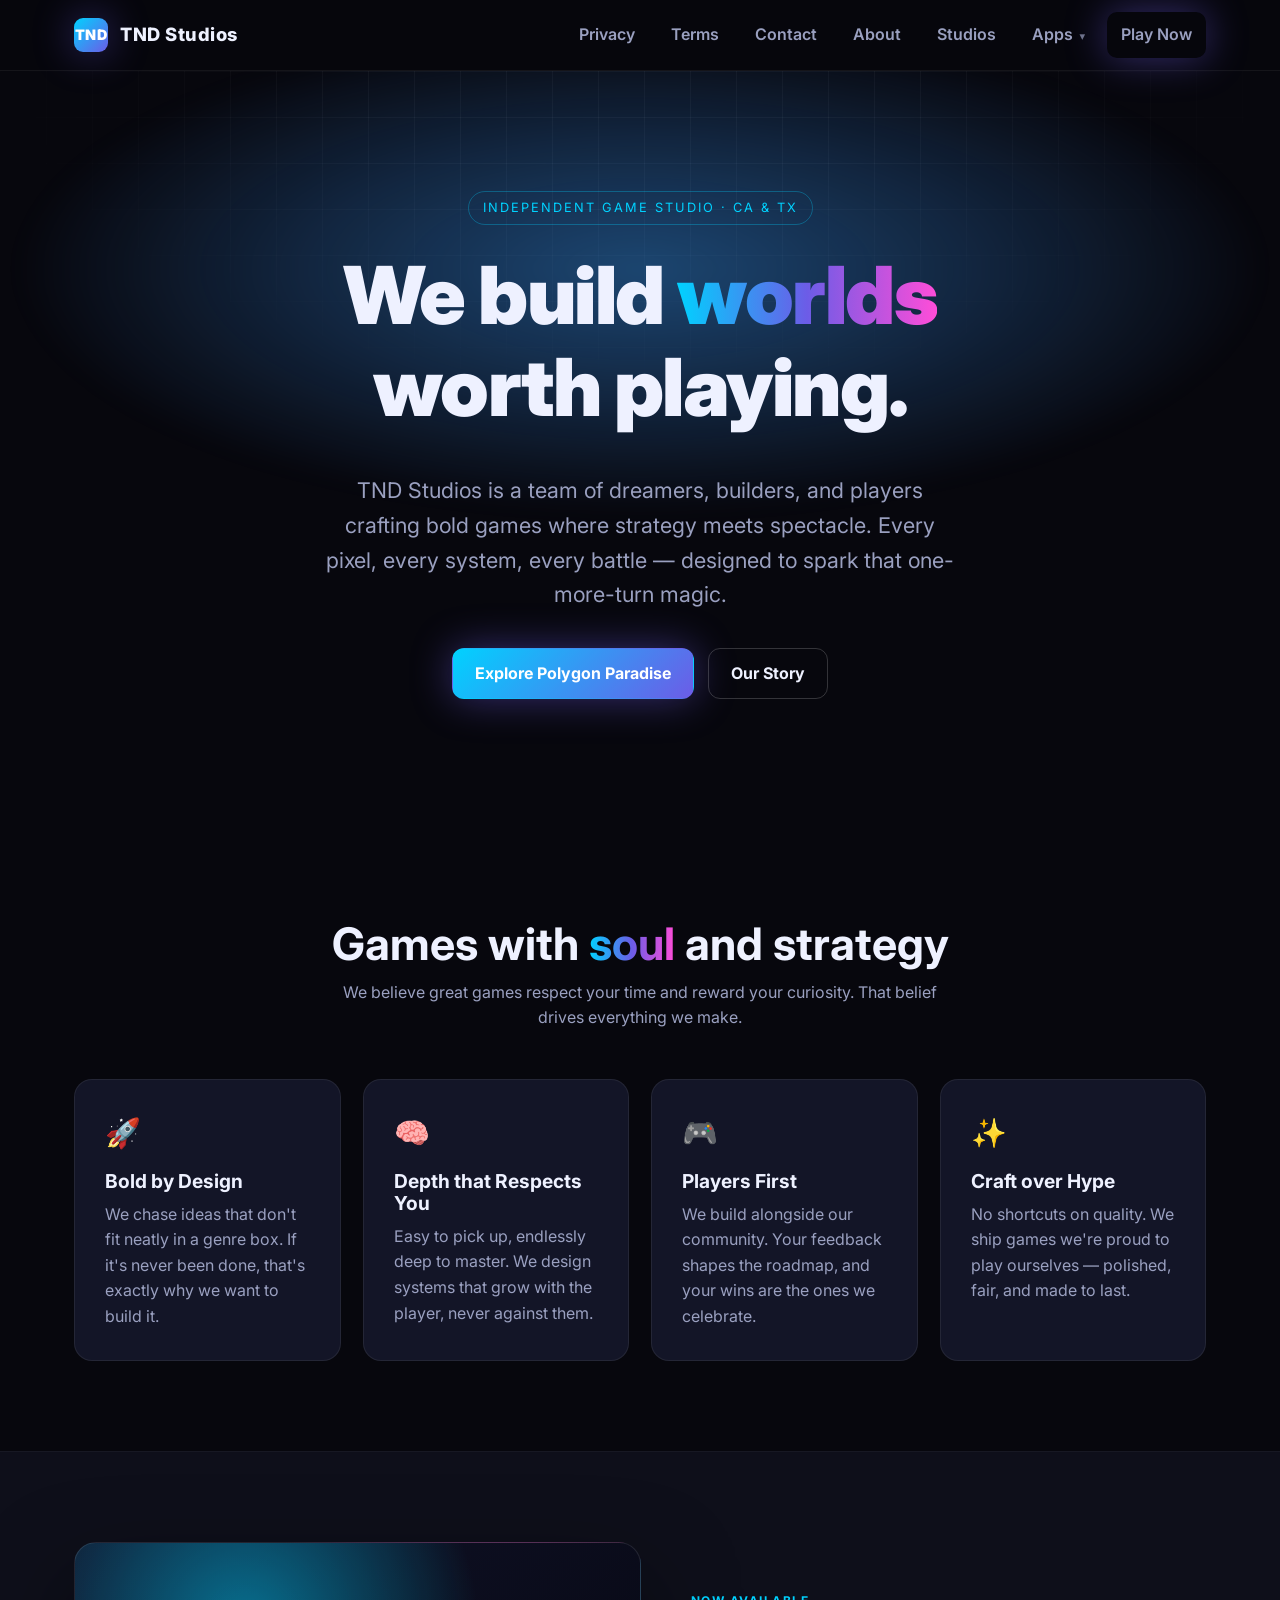
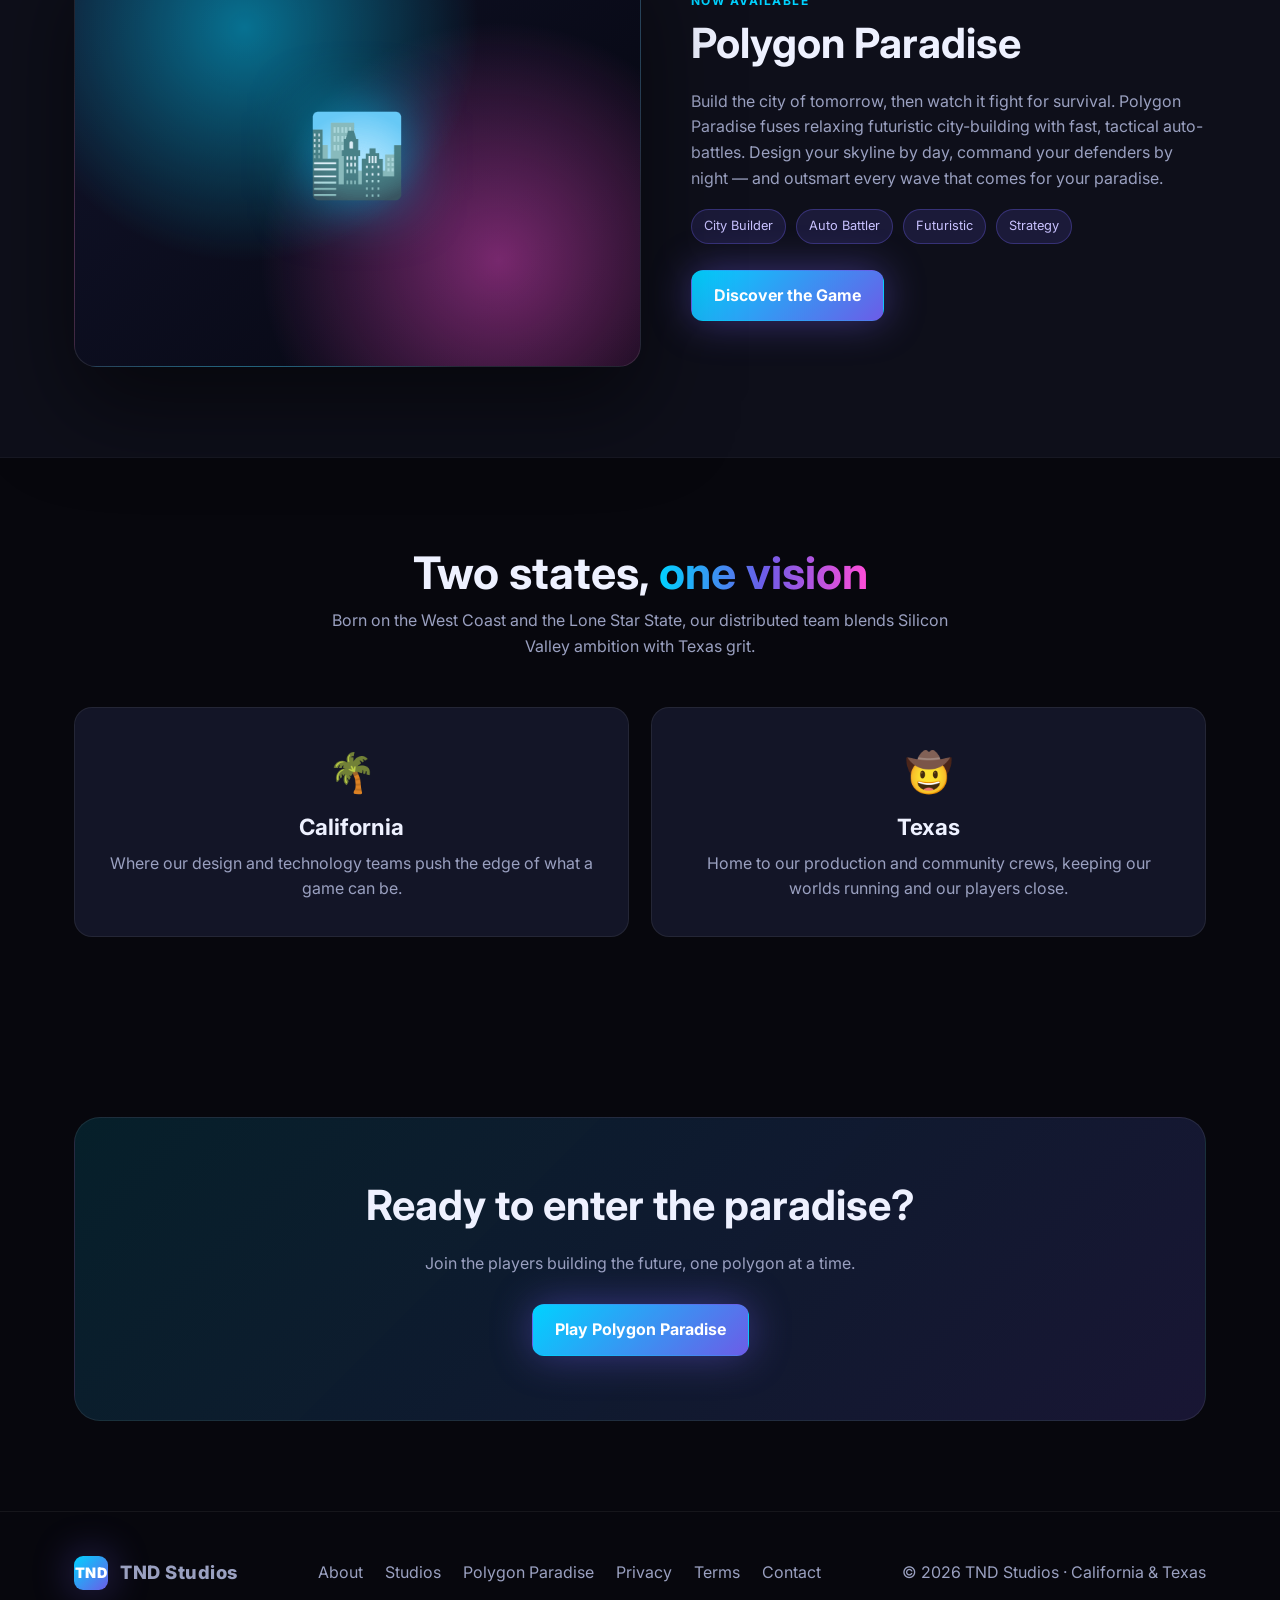
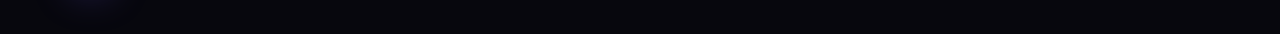
<file: index.html>
<!DOCTYPE html>
<html lang="en">
<head>
  <meta charset="UTF-8" />
  <meta name="viewport" content="width=device-width, initial-scale=1.0" />
  <title>TND Studios — We Build Worlds Worth Playing</title>
  <meta name="description" content="TND Studios is an independent game studio based in California and Texas, crafting bold, futuristic games. Discover Polygon Paradise and more." />
  <link rel="preconnect" href="https://fonts.googleapis.com" />
  <link rel="preconnect" href="https://fonts.gstatic.com" crossorigin />
  <link href="https://fonts.googleapis.com/css2?family=Inter:wght@400;600;700;800;900&display=swap" rel="stylesheet" />
  <link rel="stylesheet" href="styles.css" />
</head>
<body>

  <!-- Navbar -->
  <header class="nav">
    <div class="wrap nav-inner">
      <a class="brand" href="index.html">
        <span class="mark">TND</span>
        <span>TND Studios</span>
      </a>
      <nav class="nav-links">
        <a class="desktop-only" href="privacy.html">Privacy</a>
        <a class="desktop-only" href="terms.html">Terms</a>
        <a class="desktop-only" href="contact.html">Contact</a>
        <a class="desktop-only" href="#about">About</a>
        <a class="desktop-only" href="#locations">Studios</a>
        <div class="dropdown">
          <button aria-haspopup="true" aria-expanded="false">Apps</button>
          <div class="dropdown-menu" role="menu">
            <a href="polygon-paradise.html" role="menuitem">
              <span class="app-icon">🏙️</span>
              <span>
                <span class="app-name">Polygon Paradise</span><br />
                <span class="app-desc">Futuristic city-builder auto-battler</span>
              </span>
            </a>
          </div>
        </div>
        <a class="btn btn-primary" href="polygon-paradise.html">Play Now</a>
      </nav>
    </div>
  </header>

  <!-- Hero -->
  <section class="hero">
    <div class="grid-bg"></div>
    <div class="wrap">
      <span class="eyebrow">Independent Game Studio · CA &amp; TX</span>
      <h1>We build <span class="gradient-text">worlds</span><br />worth playing.</h1>
      <p class="lead">
        TND Studios is a team of dreamers, builders, and players crafting bold games
        where strategy meets spectacle. Every pixel, every system, every battle —
        designed to spark that one-more-turn magic.
      </p>
      <div class="hero-actions">
        <a class="btn btn-primary" href="polygon-paradise.html">Explore Polygon Paradise</a>
        <a class="btn btn-ghost" href="#about">Our Story</a>
      </div>
    </div>
  </section>

  <!-- About / Values -->
  <section id="about">
    <div class="wrap">
      <h2 class="section-title">Games with <span class="gradient-text">soul</span> and strategy</h2>
      <p class="section-sub">
        We believe great games respect your time and reward your curiosity.
        That belief drives everything we make.
      </p>
      <div class="cards">
        <div class="card">
          <div class="ico">🚀</div>
          <h3>Bold by Design</h3>
          <p>We chase ideas that don't fit neatly in a genre box. If it's never been done, that's exactly why we want to build it.</p>
        </div>
        <div class="card">
          <div class="ico">🧠</div>
          <h3>Depth that Respects You</h3>
          <p>Easy to pick up, endlessly deep to master. We design systems that grow with the player, never against them.</p>
        </div>
        <div class="card">
          <div class="ico">🎮</div>
          <h3>Players First</h3>
          <p>We build alongside our community. Your feedback shapes the roadmap, and your wins are the ones we celebrate.</p>
        </div>
        <div class="card">
          <div class="ico">✨</div>
          <h3>Craft over Hype</h3>
          <p>No shortcuts on quality. We ship games we're proud to play ourselves — polished, fair, and made to last.</p>
        </div>
      </div>
    </div>
  </section>

  <!-- Featured game -->
  <section class="section-alt">
    <div class="wrap featured">
      <div class="art"><span class="city">🏙️</span></div>
      <div>
        <span class="badge">Now Available</span>
        <h2>Polygon Paradise</h2>
        <p>
          Build the city of tomorrow, then watch it fight for survival. Polygon Paradise
          fuses relaxing futuristic city-building with fast, tactical auto-battles.
          Design your skyline by day, command your defenders by night — and outsmart
          every wave that comes for your paradise.
        </p>
        <div class="tag-row">
          <span class="tag">City Builder</span>
          <span class="tag">Auto Battler</span>
          <span class="tag">Futuristic</span>
          <span class="tag">Strategy</span>
        </div>
        <a class="btn btn-primary" href="polygon-paradise.html">Discover the Game</a>
      </div>
    </div>
  </section>

  <!-- Locations -->
  <section id="locations">
    <div class="wrap">
      <h2 class="section-title">Two states, <span class="gradient-text">one vision</span></h2>
      <p class="section-sub">
        Born on the West Coast and the Lone Star State, our distributed team blends
        Silicon Valley ambition with Texas grit.
      </p>
      <div class="locations">
        <div class="loc">
          <div class="flag">🌴</div>
          <h3>California</h3>
          <p>Where our design and technology teams push the edge of what a game can be.</p>
        </div>
        <div class="loc">
          <div class="flag">🤠</div>
          <h3>Texas</h3>
          <p>Home to our production and community crews, keeping our worlds running and our players close.</p>
        </div>
      </div>
    </div>
  </section>

  <!-- CTA -->
  <section>
    <div class="wrap">
      <div class="cta-band">
        <h2>Ready to enter the paradise?</h2>
        <p>Join the players building the future, one polygon at a time.</p>
        <a class="btn btn-primary" href="polygon-paradise.html">Play Polygon Paradise</a>
      </div>
    </div>
  </section>

  <!-- Footer -->
  <footer>
    <div class="wrap footer-inner">
      <div class="brand">
        <span class="mark">TND</span>
        <span>TND Studios</span>
      </div>
      <div class="footer-links">
        <a href="#about">About</a>
        <a href="#locations">Studios</a>
        <a href="polygon-paradise.html">Polygon Paradise</a>
        <a href="privacy.html">Privacy</a>
        <a href="terms.html">Terms</a>
        <a href="contact.html">Contact</a>
      </div>
      <div>© <span id="year"></span> TND Studios · California &amp; Texas</div>
    </div>
  </footer>

  <script>
    document.getElementById("year").textContent = new Date().getFullYear();
  </script>
</body>
</html>
</file>
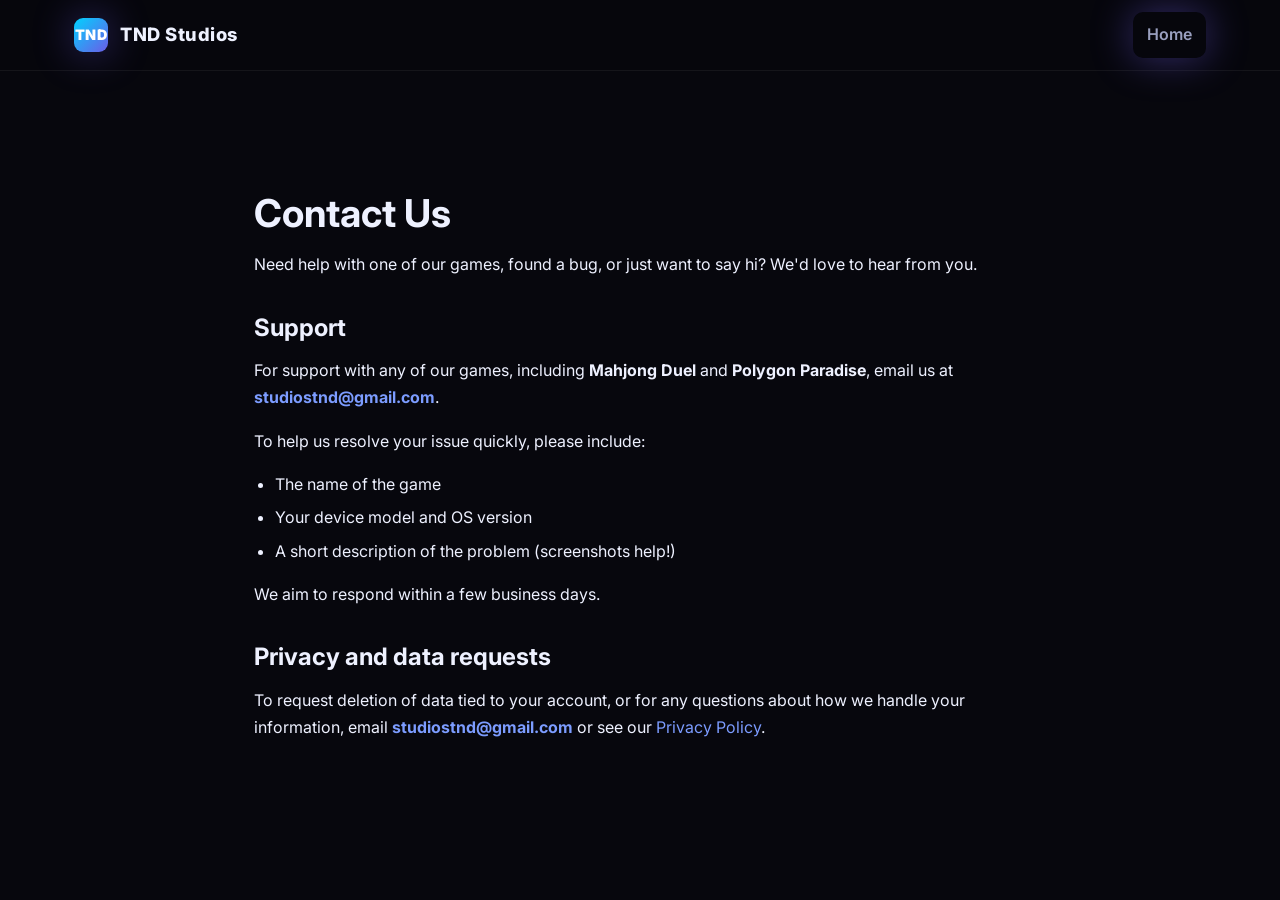
<file: contact.html>
<!DOCTYPE html>
<html lang="en">
<head>
  <meta charset="UTF-8" />
  <meta name="viewport" content="width=device-width, initial-scale=1.0" />
  <title>Contact Us — TND Studios</title>
  <meta name="description" content="Contact TND Studios for support with our games, including Mahjong Duel and Polygon Paradise." />
  <link rel="preconnect" href="https://fonts.googleapis.com" />
  <link rel="preconnect" href="https://fonts.gstatic.com" crossorigin />
  <link href="https://fonts.googleapis.com/css2?family=Inter:wght@400;600;700;800;900&display=swap" rel="stylesheet" />
  <link rel="stylesheet" href="styles.css" />
  <style>
    .legal { max-width: 820px; margin: 0 auto; padding: 120px 24px 96px; line-height: 1.7; }
    .legal h1 { font-size: 2.4rem; margin-bottom: .25rem; }
    .legal h2 { margin-top: 2.2rem; margin-bottom: .6rem; }
    .legal ul { padding-left: 1.3rem; }
    .legal li { margin: .4rem 0; }
    .legal a { color: #7c9cff; }
  </style>
</head>
<body>

  <!-- Navbar -->
  <header class="nav">
    <div class="wrap nav-inner">
      <a class="brand" href="index.html">
        <span class="mark">TND</span>
        <span>TND Studios</span>
      </a>
      <nav class="nav-links">
        <a class="btn btn-primary" href="index.html">Home</a>
      </nav>
    </div>
  </header>

  <main class="legal">
    <h1>Contact Us</h1>

    <p>Need help with one of our games, found a bug, or just want to say hi?
      We'd love to hear from you.</p>

    <h2>Support</h2>
    <p>For support with any of our games, including <strong>Mahjong Duel</strong> and
      <strong>Polygon Paradise</strong>, email us at
      <strong><a href="mailto:studiostnd@gmail.com">studiostnd@gmail.com</a></strong>.</p>
    <p>To help us resolve your issue quickly, please include:</p>
    <ul>
      <li>The name of the game</li>
      <li>Your device model and OS version</li>
      <li>A short description of the problem (screenshots help!)</li>
    </ul>
    <p>We aim to respond within a few business days.</p>

    <h2>Privacy and data requests</h2>
    <p>To request deletion of data tied to your account, or for any questions about how we
      handle your information, email <strong><a href="mailto:studiostnd@gmail.com">studiostnd@gmail.com</a></strong>
      or see our <a href="privacy.html">Privacy Policy</a>.</p>
  </main>

</body>
</html>
</file>
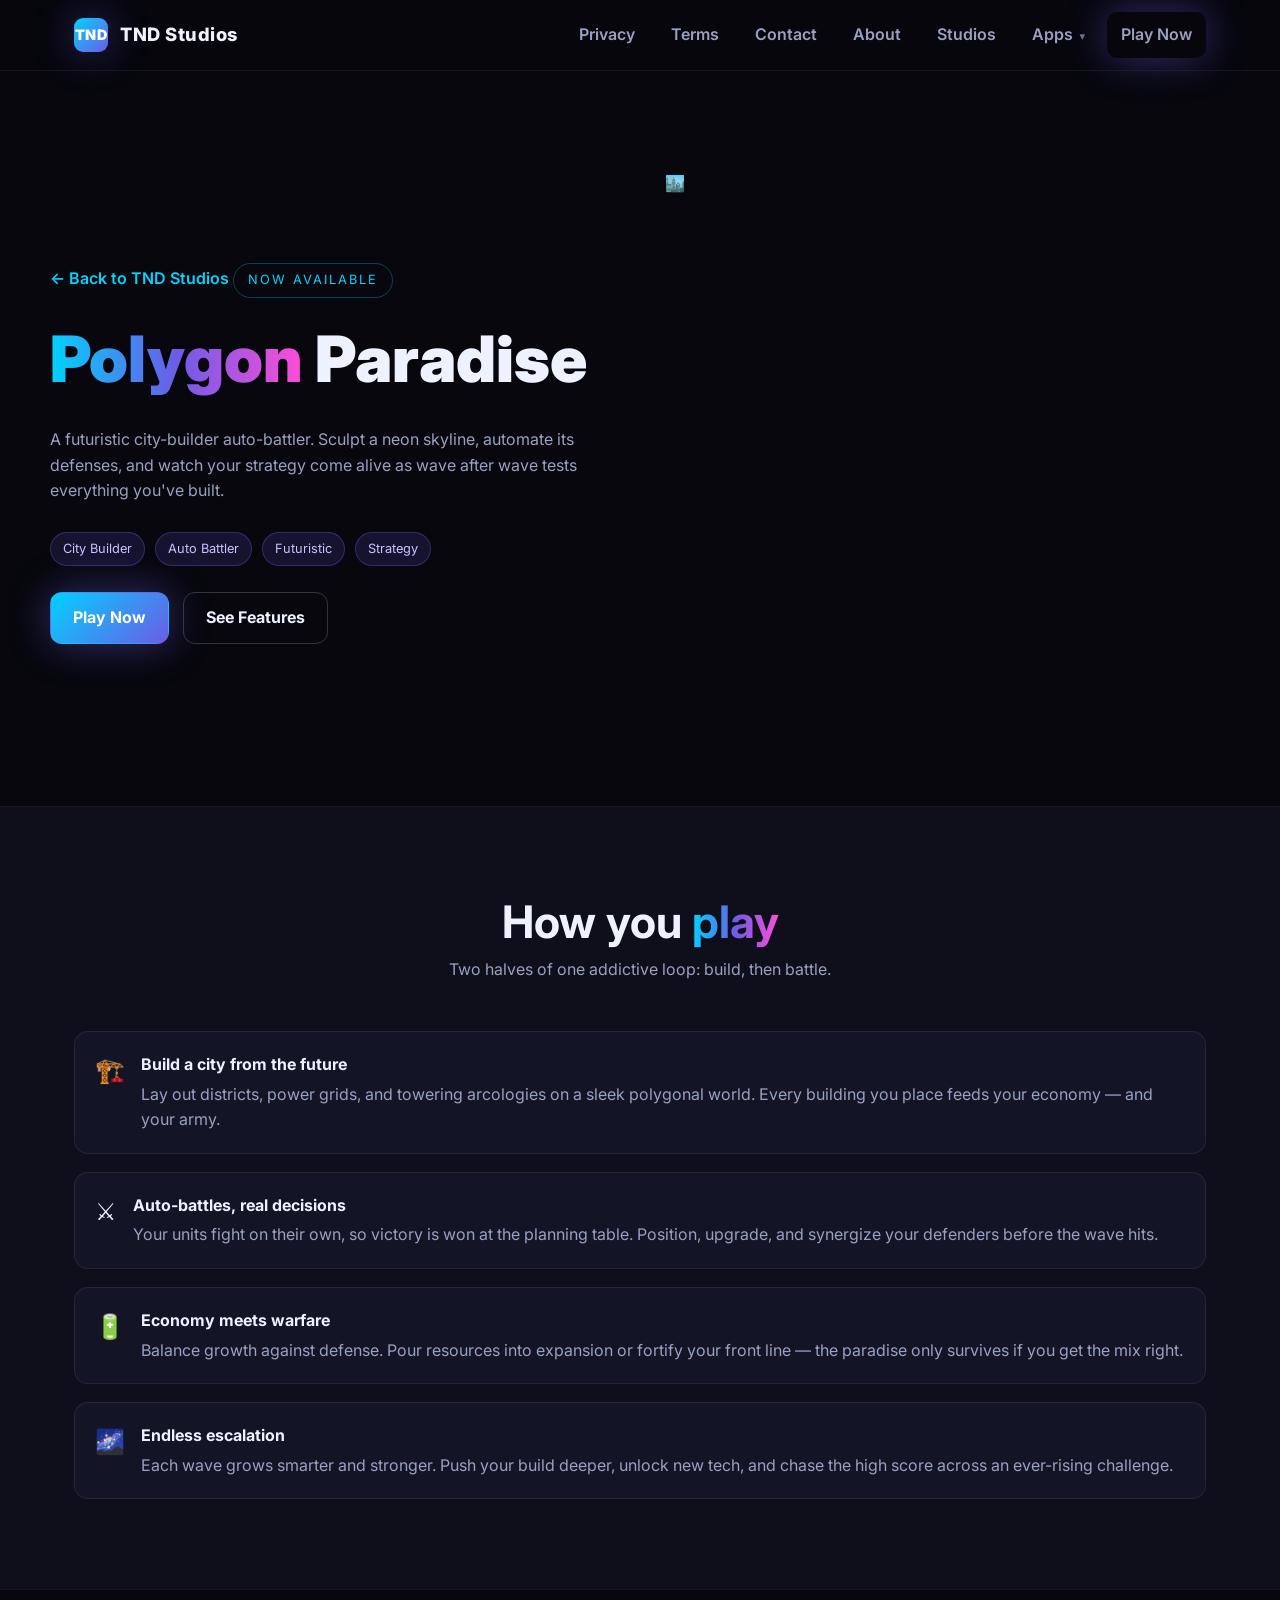
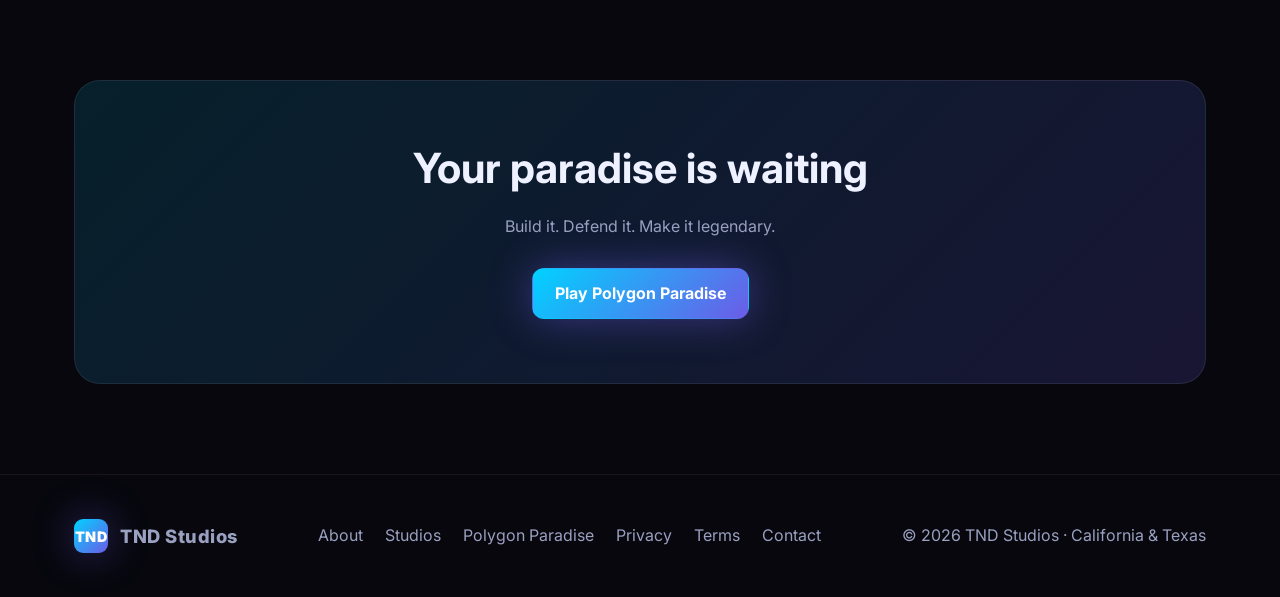
<file: polygon-paradise.html>
<!DOCTYPE html>
<html lang="en">
<head>
  <meta charset="UTF-8" />
  <meta name="viewport" content="width=device-width, initial-scale=1.0" />
  <title>Polygon Paradise — TND Studios</title>
  <meta name="description" content="Polygon Paradise: a futuristic city-builder auto-battler from TND Studios. Build your skyline, command your defenders, and survive every wave." />
  <link rel="preconnect" href="https://fonts.googleapis.com" />
  <link rel="preconnect" href="https://fonts.gstatic.com" crossorigin />
  <link href="https://fonts.googleapis.com/css2?family=Inter:wght@400;600;700;800;900&display=swap" rel="stylesheet" />
  <link rel="stylesheet" href="styles.css" />
</head>
<body>

  <!-- Navbar -->
  <header class="nav">
    <div class="wrap nav-inner">
      <a class="brand" href="index.html">
        <span class="mark">TND</span>
        <span>TND Studios</span>
      </a>
      <nav class="nav-links">
        <a class="desktop-only" href="privacy.html">Privacy</a>
        <a class="desktop-only" href="terms.html">Terms</a>
        <a class="desktop-only" href="contact.html">Contact</a>
        <a class="desktop-only" href="index.html#about">About</a>
        <a class="desktop-only" href="index.html#locations">Studios</a>
        <div class="dropdown">
          <button aria-haspopup="true" aria-expanded="false">Apps</button>
          <div class="dropdown-menu" role="menu">
            <a href="polygon-paradise.html" role="menuitem">
              <span class="app-icon">🏙️</span>
              <span>
                <span class="app-name">Polygon Paradise</span><br />
                <span class="app-desc">Futuristic city-builder auto-battler</span>
              </span>
            </a>
          </div>
        </div>
        <a class="btn btn-primary" href="#">Play Now</a>
      </nav>
    </div>
  </header>

  <!-- Detail hero -->
  <section class="wrap detail-hero">
    <div>
      <a class="back-link" href="index.html">← Back to TND Studios</a>
      <span class="eyebrow">Now Available</span>
      <h1><span class="gradient-text">Polygon</span> Paradise</h1>
      <p class="lead" style="color: var(--muted); margin: 0 0 28px;">
        A futuristic city-builder auto-battler. Sculpt a neon skyline, automate its
        defenses, and watch your strategy come alive as wave after wave tests
        everything you've built.
      </p>
      <div class="tag-row">
        <span class="tag">City Builder</span>
        <span class="tag">Auto Battler</span>
        <span class="tag">Futuristic</span>
        <span class="tag">Strategy</span>
      </div>
      <div class="hero-actions" style="justify-content:flex-start;">
        <a class="btn btn-primary" href="#">Play Now</a>
        <a class="btn btn-ghost" href="#features">See Features</a>
      </div>
    </div>
    <div class="art"><span class="city">🏙️</span></div>
  </section>

  <!-- Features -->
  <section id="features" class="section-alt">
    <div class="wrap">
      <h2 class="section-title">How you <span class="gradient-text">play</span></h2>
      <p class="section-sub">Two halves of one addictive loop: build, then battle.</p>
      <div class="feature-list">
        <div class="fitem">
          <span class="ico">🏗️</span>
          <div>
            <h4>Build a city from the future</h4>
            <p>Lay out districts, power grids, and towering arcologies on a sleek polygonal world. Every building you place feeds your economy — and your army.</p>
          </div>
        </div>
        <div class="fitem">
          <span class="ico">⚔️</span>
          <div>
            <h4>Auto-battles, real decisions</h4>
            <p>Your units fight on their own, so victory is won at the planning table. Position, upgrade, and synergize your defenders before the wave hits.</p>
          </div>
        </div>
        <div class="fitem">
          <span class="ico">🔋</span>
          <div>
            <h4>Economy meets warfare</h4>
            <p>Balance growth against defense. Pour resources into expansion or fortify your front line — the paradise only survives if you get the mix right.</p>
          </div>
        </div>
        <div class="fitem">
          <span class="ico">🌌</span>
          <div>
            <h4>Endless escalation</h4>
            <p>Each wave grows smarter and stronger. Push your build deeper, unlock new tech, and chase the high score across an ever-rising challenge.</p>
          </div>
        </div>
      </div>
    </div>
  </section>

  <!-- CTA -->
  <section>
    <div class="wrap">
      <div class="cta-band">
        <h2>Your paradise is waiting</h2>
        <p>Build it. Defend it. Make it legendary.</p>
        <a class="btn btn-primary" href="#">Play Polygon Paradise</a>
      </div>
    </div>
  </section>

  <!-- Footer -->
  <footer>
    <div class="wrap footer-inner">
      <div class="brand">
        <span class="mark">TND</span>
        <span>TND Studios</span>
      </div>
      <div class="footer-links">
        <a href="index.html#about">About</a>
        <a href="index.html#locations">Studios</a>
        <a href="polygon-paradise.html">Polygon Paradise</a>
        <a href="privacy.html">Privacy</a>
        <a href="terms.html">Terms</a>
        <a href="contact.html">Contact</a>
      </div>
      <div>© <span id="year"></span> TND Studios · California &amp; Texas</div>
    </div>
  </footer>

  <script>
    document.getElementById("year").textContent = new Date().getFullYear();
  </script>
</body>
</html>
</file>
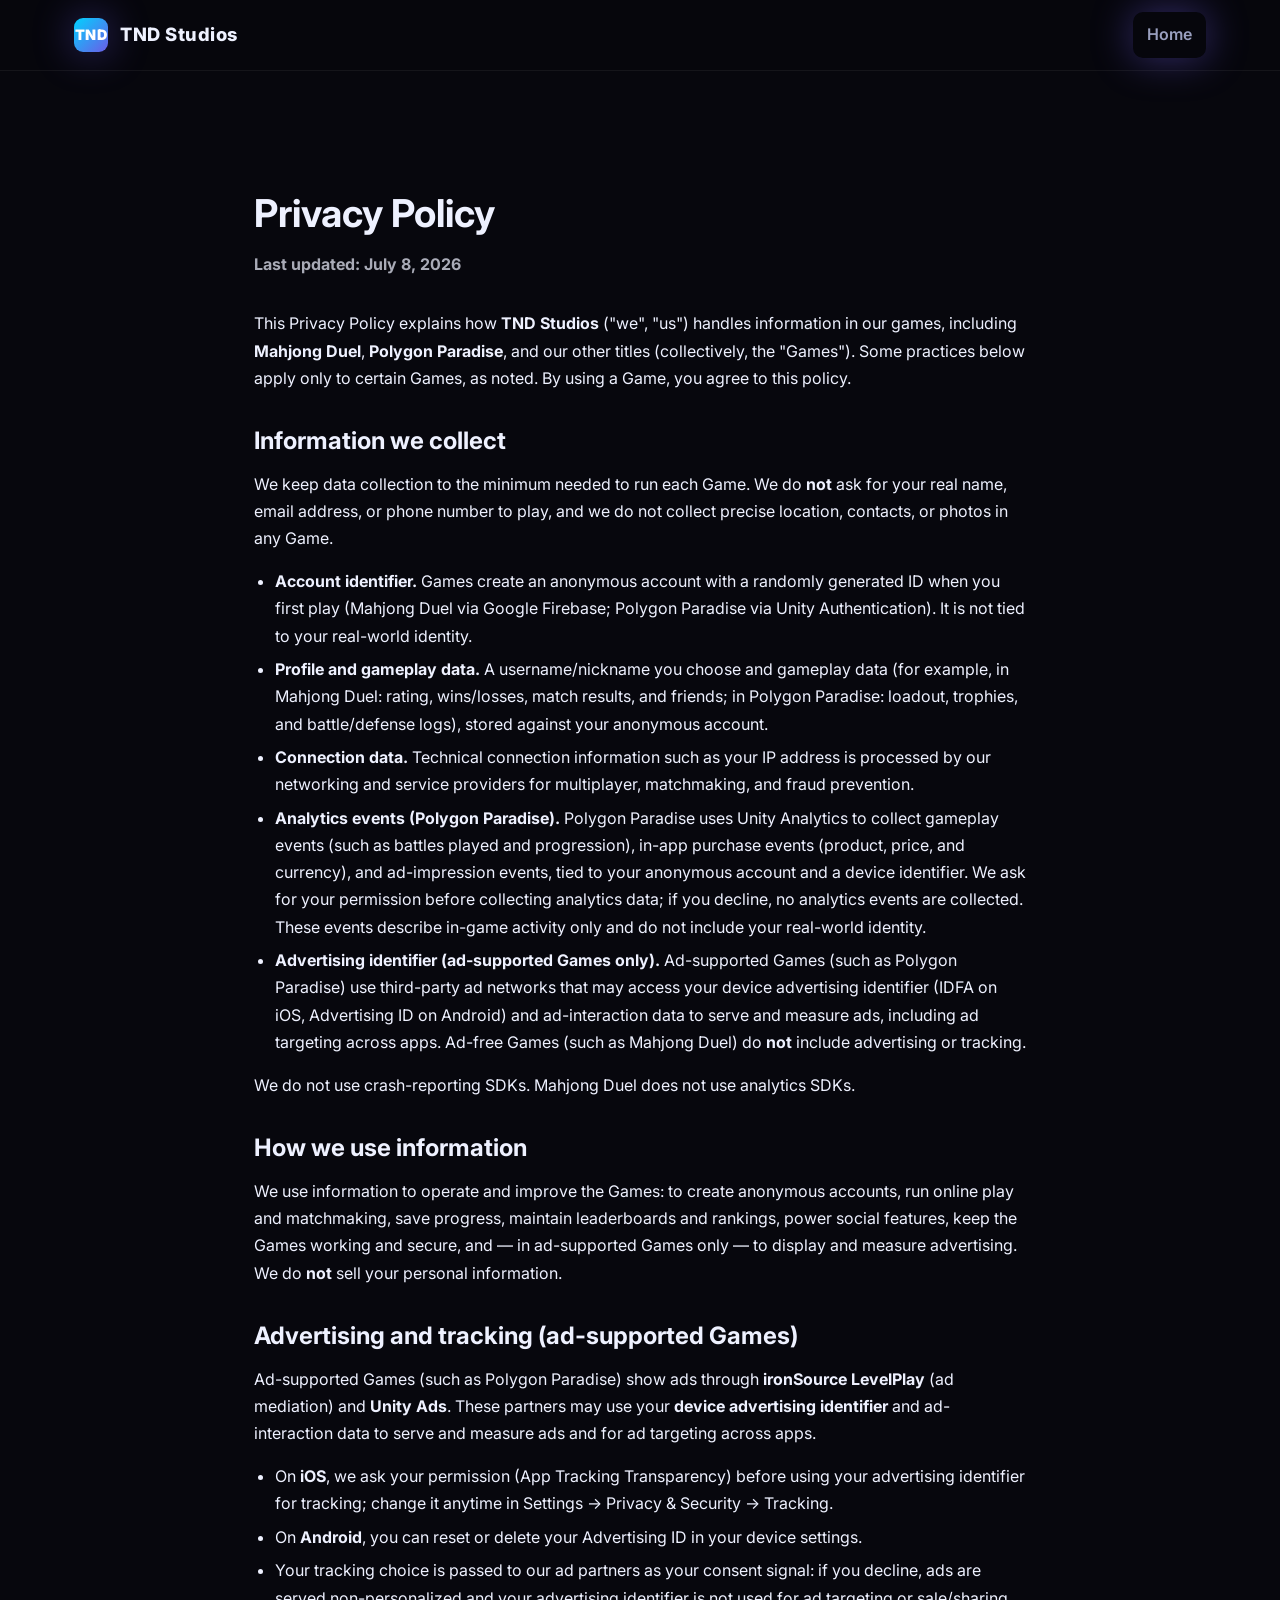
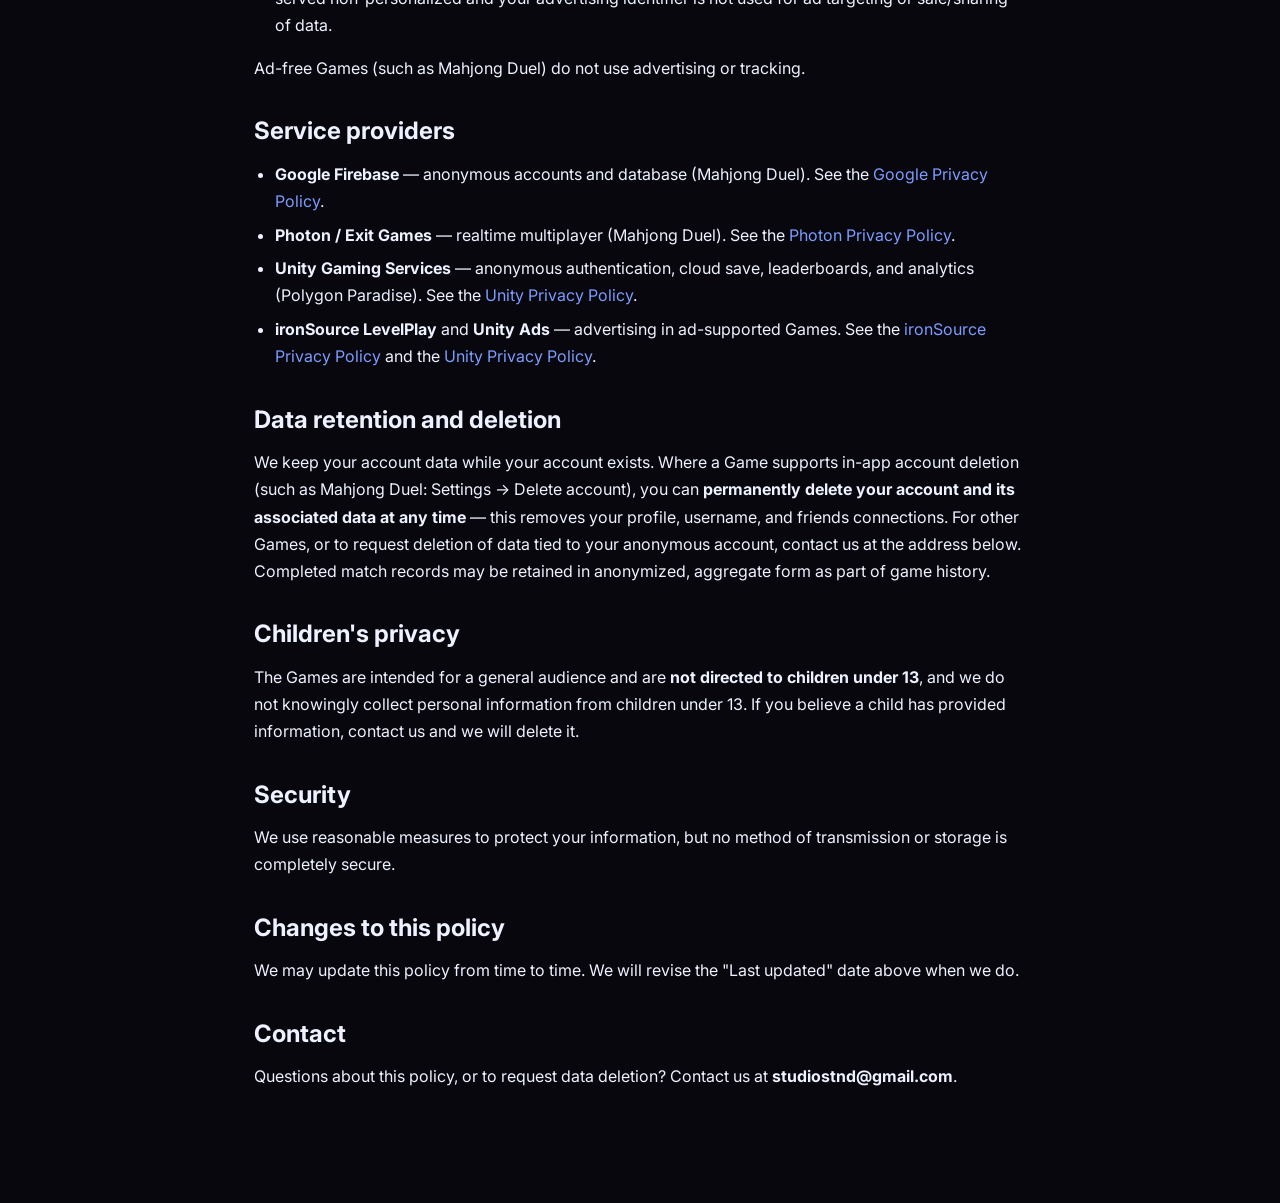
<file: privacy.html>
<!DOCTYPE html>
<html lang="en">
<head>
  <meta charset="UTF-8" />
  <meta name="viewport" content="width=device-width, initial-scale=1.0" />
  <title>Privacy Policy — TND Studios</title>
  <meta name="description" content="Privacy Policy for TND Studios games, including Mahjong Duel and Polygon Paradise." />
  <link rel="preconnect" href="https://fonts.googleapis.com" />
  <link rel="preconnect" href="https://fonts.gstatic.com" crossorigin />
  <link href="https://fonts.googleapis.com/css2?family=Inter:wght@400;600;700;800;900&display=swap" rel="stylesheet" />
  <link rel="stylesheet" href="styles.css" />
  <style>
    .legal { max-width: 820px; margin: 0 auto; padding: 120px 24px 96px; line-height: 1.7; }
    .legal h1 { font-size: 2.4rem; margin-bottom: .25rem; }
    .legal .updated { opacity: .7; margin-bottom: 2rem; }
    .legal h2 { margin-top: 2.2rem; margin-bottom: .6rem; }
    .legal ul { padding-left: 1.3rem; }
    .legal li { margin: .4rem 0; }
    .legal a { color: #7c9cff; }
  </style>
</head>
<body>

  <!-- Navbar -->
  <header class="nav">
    <div class="wrap nav-inner">
      <a class="brand" href="index.html">
        <span class="mark">TND</span>
        <span>TND Studios</span>
      </a>
      <nav class="nav-links">
        <a class="btn btn-primary" href="index.html">Home</a>
      </nav>
    </div>
  </header>

  <main class="legal">
    <h1>Privacy Policy</h1>
    <p class="updated"><strong>Last updated: July 8, 2026</strong></p>

    <p>This Privacy Policy explains how <strong>TND Studios</strong> ("we", "us") handles information
      in our games, including <strong>Mahjong Duel</strong>, <strong>Polygon Paradise</strong>, and our
      other titles (collectively, the "Games"). Some practices below apply only to certain Games, as
      noted. By using a Game, you agree to this policy.</p>

    <h2>Information we collect</h2>
    <p>We keep data collection to the minimum needed to run each Game. We do <strong>not</strong> ask
      for your real name, email address, or phone number to play, and we do not collect precise
      location, contacts, or photos in any Game.</p>
    <ul>
      <li><strong>Account identifier.</strong> Games create an anonymous account with a randomly
        generated ID when you first play (Mahjong Duel via Google Firebase; Polygon Paradise via Unity
        Authentication). It is not tied to your real-world identity.</li>
      <li><strong>Profile and gameplay data.</strong> A username/nickname you choose and gameplay data
        (for example, in Mahjong Duel: rating, wins/losses, match results, and friends; in Polygon
        Paradise: loadout, trophies, and battle/defense logs), stored against your anonymous account.</li>
      <li><strong>Connection data.</strong> Technical connection information such as your IP address is
        processed by our networking and service providers for multiplayer, matchmaking, and fraud
        prevention.</li>
      <li><strong>Analytics events (Polygon Paradise).</strong> Polygon Paradise uses Unity Analytics
        to collect gameplay events (such as battles played and progression), in-app purchase events
        (product, price, and currency), and ad-impression events, tied to your anonymous account and a
        device identifier. We ask for your permission before collecting analytics data; if you
        decline, no analytics events are collected. These events describe in-game activity only
        and do not include your real-world identity.</li>
      <li><strong>Advertising identifier (ad-supported Games only).</strong> Ad-supported Games (such as
        Polygon Paradise) use third-party ad networks that may access your device advertising identifier
        (IDFA on iOS, Advertising ID on Android) and ad-interaction data to serve and measure ads,
        including ad targeting across apps. Ad-free Games (such as Mahjong Duel) do <strong>not</strong>
        include advertising or tracking.</li>
    </ul>
    <p>We do not use crash-reporting SDKs. Mahjong Duel does not use analytics SDKs.</p>

    <h2>How we use information</h2>
    <p>We use information to operate and improve the Games: to create anonymous accounts, run online
      play and matchmaking, save progress, maintain leaderboards and rankings, power social features,
      keep the Games working and secure, and — in ad-supported Games only — to display and measure
      advertising. We do <strong>not</strong> sell your personal information.</p>

    <h2>Advertising and tracking (ad-supported Games)</h2>
    <p>Ad-supported Games (such as Polygon Paradise) show ads through <strong>ironSource LevelPlay</strong>
      (ad mediation) and <strong>Unity Ads</strong>. These partners may use your <strong>device
      advertising identifier</strong> and ad-interaction data to serve and measure ads and for ad
      targeting across apps.</p>
    <ul>
      <li>On <strong>iOS</strong>, we ask your permission (App Tracking Transparency) before using your
        advertising identifier for tracking; change it anytime in Settings → Privacy &amp; Security →
        Tracking.</li>
      <li>On <strong>Android</strong>, you can reset or delete your Advertising ID in your device
        settings.</li>
      <li>Your tracking choice is passed to our ad partners as your consent signal: if you decline,
        ads are served non-personalized and your advertising identifier is not used for ad targeting
        or sale/sharing of data.</li>
    </ul>
    <p>Ad-free Games (such as Mahjong Duel) do not use advertising or tracking.</p>

    <h2>Service providers</h2>
    <ul>
      <li><strong>Google Firebase</strong> — anonymous accounts and database (Mahjong Duel). See the
        <a href="https://policies.google.com/privacy">Google Privacy Policy</a>.</li>
      <li><strong>Photon / Exit Games</strong> — realtime multiplayer (Mahjong Duel). See the
        <a href="https://www.photonengine.com/en-US/Photon/Legal">Photon Privacy Policy</a>.</li>
      <li><strong>Unity Gaming Services</strong> — anonymous authentication, cloud save,
        leaderboards, and analytics (Polygon Paradise). See the
        <a href="https://unity.com/legal/game-player-and-app-user-privacy-policy">Unity Privacy Policy</a>.</li>
      <li><strong>ironSource LevelPlay</strong> and <strong>Unity Ads</strong> — advertising in
        ad-supported Games. See the <a href="https://www.is.com/privacy-policy/">ironSource Privacy
        Policy</a> and the
        <a href="https://unity.com/legal/game-player-and-app-user-privacy-policy">Unity Privacy Policy</a>.</li>
    </ul>

    <h2>Data retention and deletion</h2>
    <p>We keep your account data while your account exists. Where a Game supports in-app account deletion
      (such as Mahjong Duel: Settings → Delete account), you can <strong>permanently delete your account
      and its associated data at any time</strong> — this removes your profile, username, and friends
      connections. For other Games, or to request deletion of data tied to your anonymous account,
      contact us at the address below. Completed match records may be retained in anonymized, aggregate
      form as part of game history.</p>

    <h2>Children's privacy</h2>
    <p>The Games are intended for a general audience and are <strong>not directed to children under
      13</strong>, and we do not knowingly collect personal information from children under 13. If you
      believe a child has provided information, contact us and we will delete it.</p>

    <h2>Security</h2>
    <p>We use reasonable measures to protect your information, but no method of transmission or storage
      is completely secure.</p>

    <h2>Changes to this policy</h2>
    <p>We may update this policy from time to time. We will revise the "Last updated" date above when we
      do.</p>

    <h2>Contact</h2>
    <p>Questions about this policy, or to request data deletion? Contact us at
      <strong>studiostnd@gmail.com</strong>.</p>
  </main>

</body>
</html>
</file>
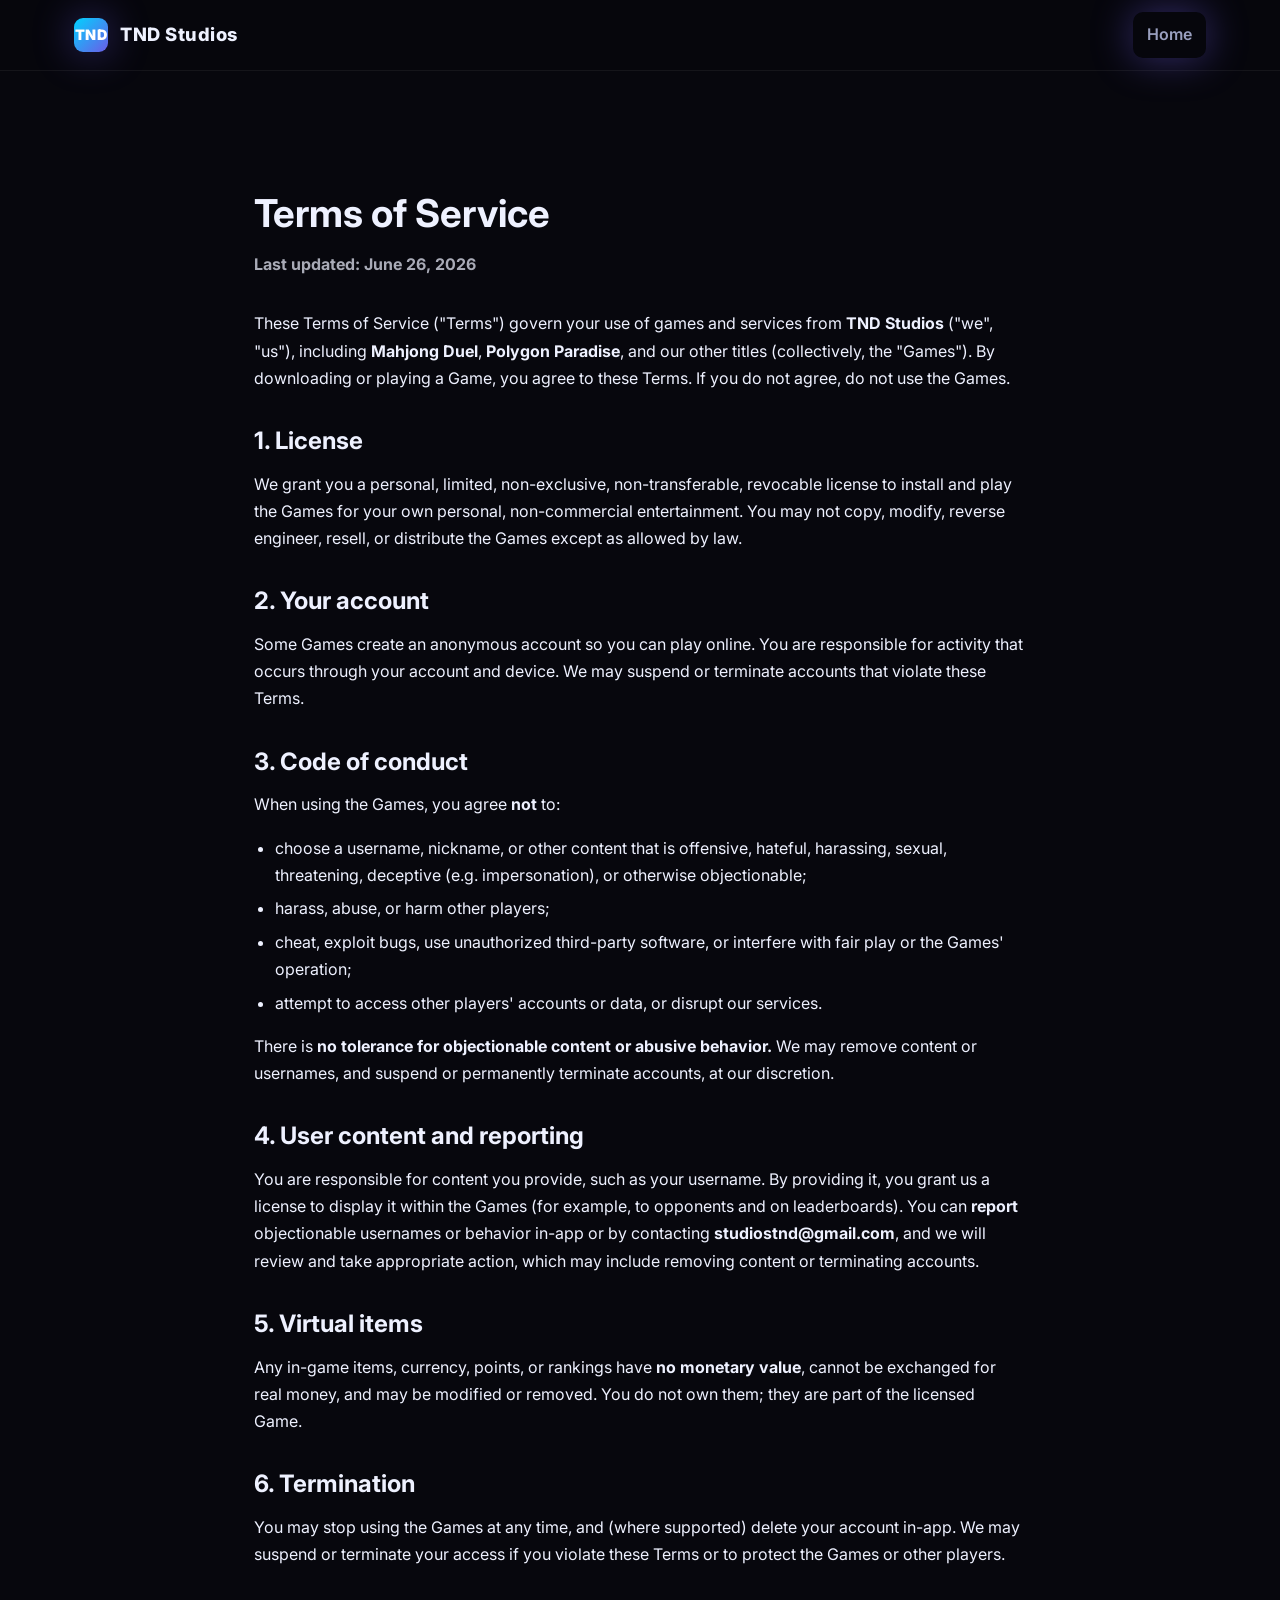
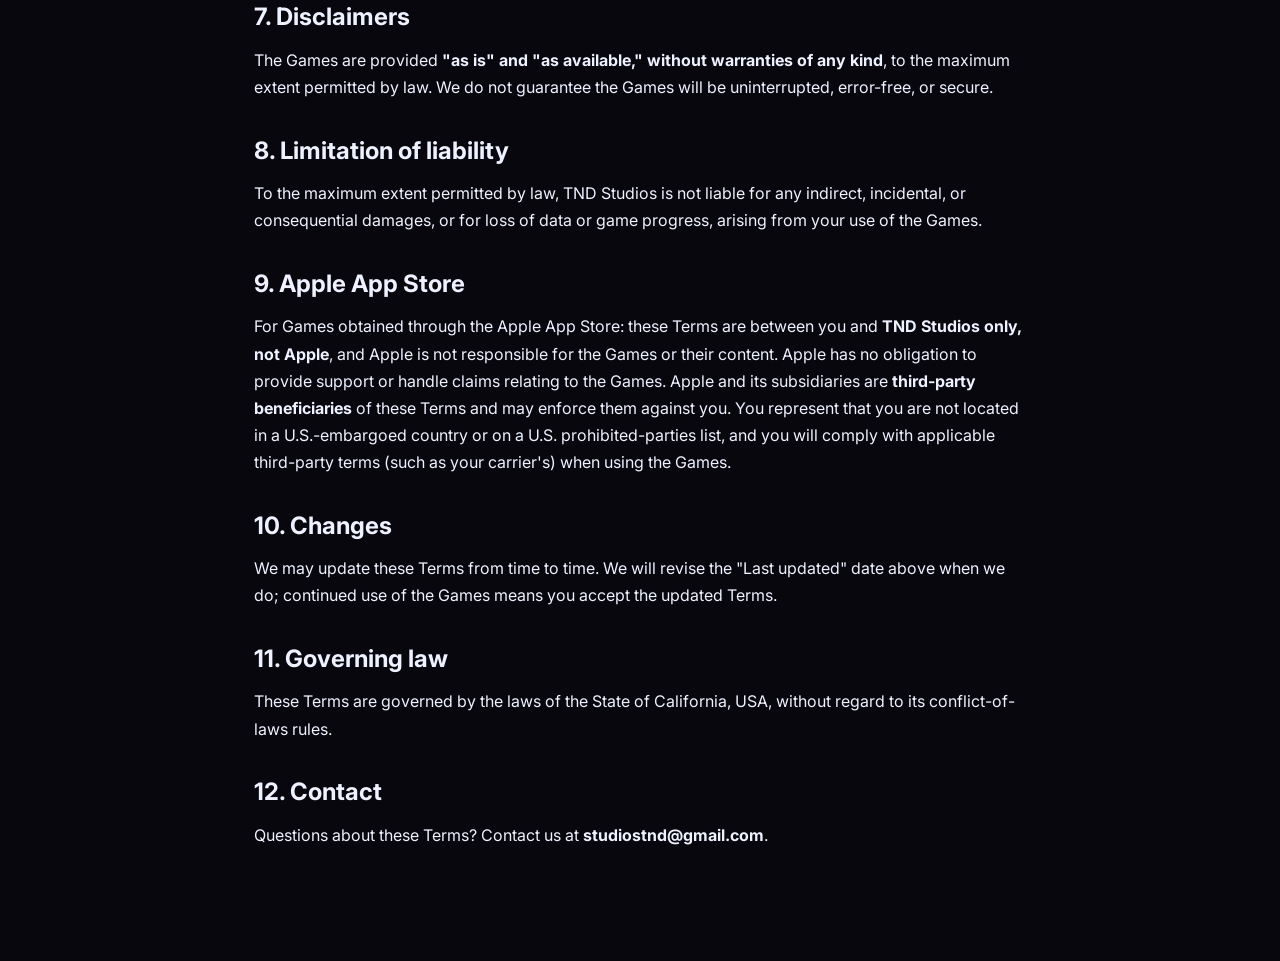
<file: terms.html>
<!DOCTYPE html>
<html lang="en">
<head>
  <meta charset="UTF-8" />
  <meta name="viewport" content="width=device-width, initial-scale=1.0" />
  <title>Terms of Service — TND Studios</title>
  <meta name="description" content="Terms of Service for TND Studios games, including Mahjong Duel and Polygon Paradise." />
  <link rel="preconnect" href="https://fonts.googleapis.com" />
  <link rel="preconnect" href="https://fonts.gstatic.com" crossorigin />
  <link href="https://fonts.googleapis.com/css2?family=Inter:wght@400;600;700;800;900&display=swap" rel="stylesheet" />
  <link rel="stylesheet" href="styles.css" />
  <style>
    .legal { max-width: 820px; margin: 0 auto; padding: 120px 24px 96px; line-height: 1.7; }
    .legal h1 { font-size: 2.4rem; margin-bottom: .25rem; }
    .legal .updated { opacity: .7; margin-bottom: 2rem; }
    .legal h2 { margin-top: 2.2rem; margin-bottom: .6rem; }
    .legal ul { padding-left: 1.3rem; }
    .legal li { margin: .4rem 0; }
    .legal a { color: #7c9cff; }
  </style>
</head>
<body>

  <!-- Navbar -->
  <header class="nav">
    <div class="wrap nav-inner">
      <a class="brand" href="index.html">
        <span class="mark">TND</span>
        <span>TND Studios</span>
      </a>
      <nav class="nav-links">
        <a class="btn btn-primary" href="index.html">Home</a>
      </nav>
    </div>
  </header>

  <main class="legal">
    <h1>Terms of Service</h1>
    <p class="updated"><strong>Last updated: June 26, 2026</strong></p>

    <p>These Terms of Service ("Terms") govern your use of games and services from
      <strong>TND Studios</strong> ("we", "us"), including <strong>Mahjong Duel</strong>,
      <strong>Polygon Paradise</strong>, and our other titles (collectively, the "Games"). By
      downloading or playing a Game, you agree to these Terms. If you do not agree, do not use the
      Games.</p>

    <h2>1. License</h2>
    <p>We grant you a personal, limited, non-exclusive, non-transferable, revocable license to install
      and play the Games for your own personal, non-commercial entertainment. You may not copy, modify,
      reverse engineer, resell, or distribute the Games except as allowed by law.</p>

    <h2>2. Your account</h2>
    <p>Some Games create an anonymous account so you can play online. You are responsible for activity
      that occurs through your account and device. We may suspend or terminate accounts that violate
      these Terms.</p>

    <h2>3. Code of conduct</h2>
    <p>When using the Games, you agree <strong>not</strong> to:</p>
    <ul>
      <li>choose a username, nickname, or other content that is offensive, hateful, harassing, sexual,
        threatening, deceptive (e.g. impersonation), or otherwise objectionable;</li>
      <li>harass, abuse, or harm other players;</li>
      <li>cheat, exploit bugs, use unauthorized third-party software, or interfere with fair play or
        the Games' operation;</li>
      <li>attempt to access other players' accounts or data, or disrupt our services.</li>
    </ul>
    <p>There is <strong>no tolerance for objectionable content or abusive behavior.</strong> We may
      remove content or usernames, and suspend or permanently terminate accounts, at our discretion.</p>

    <h2>4. User content and reporting</h2>
    <p>You are responsible for content you provide, such as your username. By providing it, you grant us
      a license to display it within the Games (for example, to opponents and on leaderboards). You can
      <strong>report</strong> objectionable usernames or behavior in-app or by contacting
      <strong>studiostnd@gmail.com</strong>, and we will review and take appropriate action, which may
      include removing content or terminating accounts.</p>

    <h2>5. Virtual items</h2>
    <p>Any in-game items, currency, points, or rankings have <strong>no monetary value</strong>, cannot
      be exchanged for real money, and may be modified or removed. You do not own them; they are part of
      the licensed Game.</p>

    <h2>6. Termination</h2>
    <p>You may stop using the Games at any time, and (where supported) delete your account in-app. We
      may suspend or terminate your access if you violate these Terms or to protect the Games or other
      players.</p>

    <h2>7. Disclaimers</h2>
    <p>The Games are provided <strong>"as is" and "as available," without warranties of any kind</strong>,
      to the maximum extent permitted by law. We do not guarantee the Games will be uninterrupted,
      error-free, or secure.</p>

    <h2>8. Limitation of liability</h2>
    <p>To the maximum extent permitted by law, TND Studios is not liable for any indirect, incidental,
      or consequential damages, or for loss of data or game progress, arising from your use of the
      Games.</p>

    <h2>9. Apple App Store</h2>
    <p>For Games obtained through the Apple App Store: these Terms are between you and
      <strong>TND Studios only, not Apple</strong>, and Apple is not responsible for the Games or their
      content. Apple has no obligation to provide support or handle claims relating to the Games. Apple
      and its subsidiaries are <strong>third-party beneficiaries</strong> of these Terms and may enforce
      them against you. You represent that you are not located in a U.S.-embargoed country or on a U.S.
      prohibited-parties list, and you will comply with applicable third-party terms (such as your
      carrier's) when using the Games.</p>

    <h2>10. Changes</h2>
    <p>We may update these Terms from time to time. We will revise the "Last updated" date above when we
      do; continued use of the Games means you accept the updated Terms.</p>

    <h2>11. Governing law</h2>
    <p>These Terms are governed by the laws of the State of California, USA, without regard to its
      conflict-of-laws rules.</p>

    <h2>12. Contact</h2>
    <p>Questions about these Terms? Contact us at <strong>studiostnd@gmail.com</strong>.</p>
  </main>

</body>
</html>
</file>
<file: styles.css>
/* ============================================================
   TND Studios — shared styles
   ============================================================ */

:root {
  --bg:        #07070d;
  --bg-soft:   #0e0f1a;
  --panel:     #131527;
  --panel-2:   #1a1d35;
  --text:      #eef1ff;
  --muted:     #9aa0c0;
  --accent:    #6c5ce7;
  --accent-2:  #00d2ff;
  --accent-3:  #ff4dd8;
  --glow:      0 0 40px rgba(108, 92, 231, 0.45);
  --radius:    18px;
  --maxw:      1180px;
  font-synthesis: none;
}

* { box-sizing: border-box; }

html { scroll-behavior: smooth; }

body {
  margin: 0;
  font-family: "Inter", "Segoe UI", system-ui, -apple-system, sans-serif;
  background: var(--bg);
  color: var(--text);
  line-height: 1.6;
  overflow-x: hidden;
}

a { color: inherit; text-decoration: none; }

.wrap {
  width: 100%;
  max-width: var(--maxw);
  margin: 0 auto;
  padding: 0 24px;
}

h1, h2, h3 { line-height: 1.15; margin: 0 0 0.5em; }
h2.section-title {
  font-size: clamp(1.8rem, 4vw, 2.8rem);
  text-align: center;
  margin-bottom: 0.2em;
}
.section-sub {
  text-align: center;
  color: var(--muted);
  max-width: 620px;
  margin: 0 auto 3rem;
}

.gradient-text {
  background: linear-gradient(90deg, var(--accent-2), var(--accent), #ff4dd8);
  -webkit-background-clip: text;
  background-clip: text;
  -webkit-text-fill-color: transparent;
}

/* ---------- Navbar ---------- */
.nav {
  position: sticky;
  top: 0;
  z-index: 100;
  backdrop-filter: blur(14px);
  background: rgba(7, 7, 13, 0.72);
  border-bottom: 1px solid rgba(255, 255, 255, 0.06);
}
.nav-inner {
  display: flex;
  align-items: center;
  justify-content: space-between;
  height: 70px;
}
.brand {
  display: flex;
  align-items: center;
  gap: 12px;
  font-weight: 800;
  letter-spacing: 0.5px;
  font-size: 1.15rem;
}
.brand .mark {
  width: 34px; height: 34px;
  border-radius: 9px;
  background: linear-gradient(135deg, var(--accent-2), var(--accent));
  box-shadow: var(--glow);
  display: grid; place-items: center;
  font-weight: 900; color: #fff; font-size: 0.9rem;
}
.nav-links { display: flex; align-items: center; gap: 8px; }
.nav-links a, .dropdown > button {
  color: var(--muted);
  font: inherit;
  font-weight: 600;
  background: none;
  border: none;
  cursor: pointer;
  padding: 10px 14px;
  border-radius: 10px;
  transition: color .2s, background .2s;
}
.nav-links a:hover, .dropdown > button:hover { color: var(--text); background: rgba(255,255,255,0.05); }

.btn {
  display: inline-block;
  padding: 12px 22px;
  border-radius: 12px;
  font-weight: 700;
  cursor: pointer;
  border: 1px solid transparent;
  transition: transform .15s ease, box-shadow .2s ease, background .2s;
}
.btn-primary {
  background: linear-gradient(135deg, var(--accent-2), var(--accent));
  color: #fff;
  box-shadow: var(--glow);
}
.btn-primary:hover { transform: translateY(-2px); }
.btn-ghost {
  border-color: rgba(255,255,255,0.18);
  color: var(--text);
}
.btn-ghost:hover { background: rgba(255,255,255,0.06); }

/* ---------- Dropdown ---------- */
.dropdown { position: relative; }
.dropdown > button::after {
  content: "▾";
  margin-left: 6px;
  font-size: 0.7em;
  opacity: 0.7;
}
.dropdown-menu {
  position: absolute;
  top: calc(100% + 8px);
  right: 0;
  min-width: 280px;
  background: var(--panel);
  border: 1px solid rgba(255,255,255,0.08);
  border-radius: 14px;
  padding: 8px;
  box-shadow: 0 24px 60px rgba(0,0,0,0.55);
  opacity: 0;
  visibility: hidden;
  transform: translateY(-8px);
  transition: opacity .18s, transform .18s, visibility .18s;
}
.dropdown:hover .dropdown-menu,
.dropdown:focus-within .dropdown-menu {
  opacity: 1; visibility: visible; transform: translateY(0);
}
.dropdown-menu a {
  display: flex;
  gap: 12px;
  align-items: center;
  padding: 12px;
  border-radius: 10px;
  color: var(--text);
}
.dropdown-menu a:hover { background: var(--panel-2); }
.dropdown-menu .app-icon {
  width: 42px; height: 42px; border-radius: 10px;
  background: linear-gradient(135deg, #00d2ff, #6c5ce7);
  display: grid; place-items: center; font-size: 1.2rem; flex: none;
}
.dropdown-menu .app-name { font-weight: 700; }
.dropdown-menu .app-desc { font-size: 0.8rem; color: var(--muted); }

/* ---------- Hero ---------- */
.hero {
  position: relative;
  padding: 120px 0 130px;
  text-align: center;
  overflow: hidden;
}
.hero::before {
  content: "";
  position: absolute; inset: -20% -20% auto -20%;
  height: 700px;
  background:
    radial-gradient(closest-side, rgba(0,210,255,0.22), transparent 70%) 20% 0,
    radial-gradient(closest-side, rgba(108,92,231,0.28), transparent 70%) 80% 10%;
  filter: blur(10px);
  z-index: -1;
}
.hero .grid-bg {
  position: absolute; inset: 0; z-index: -2;
  background-image:
    linear-gradient(rgba(255,255,255,0.04) 1px, transparent 1px),
    linear-gradient(90deg, rgba(255,255,255,0.04) 1px, transparent 1px);
  background-size: 46px 46px;
  mask-image: radial-gradient(ellipse 70% 60% at 50% 0%, #000 30%, transparent 75%);
}
.eyebrow {
  display: inline-block;
  font-size: 0.8rem;
  letter-spacing: 2px;
  text-transform: uppercase;
  color: var(--accent-2);
  border: 1px solid rgba(0,210,255,0.3);
  padding: 6px 14px;
  border-radius: 999px;
  margin-bottom: 24px;
}
.hero h1 {
  font-size: clamp(2.4rem, 7vw, 5rem);
  font-weight: 900;
  letter-spacing: -1.5px;
}
.hero p.lead {
  font-size: clamp(1.05rem, 2.2vw, 1.35rem);
  color: var(--muted);
  max-width: 640px;
  margin: 0 auto 36px;
}
.hero-actions { display: flex; gap: 14px; justify-content: center; flex-wrap: wrap; }

/* ---------- Generic section ---------- */
section { padding: 90px 0; }
.section-alt { background: var(--bg-soft); border-block: 1px solid rgba(255,255,255,0.04); }

/* ---------- Value cards ---------- */
.cards {
  display: grid;
  grid-template-columns: repeat(auto-fit, minmax(260px, 1fr));
  gap: 22px;
}
.card {
  background: var(--panel);
  border: 1px solid rgba(255,255,255,0.07);
  border-radius: var(--radius);
  padding: 30px;
  transition: transform .2s, border-color .2s;
}
.card:hover { transform: translateY(-6px); border-color: rgba(108,92,231,0.5); }
.card .ico { font-size: 1.8rem; margin-bottom: 14px; }
.card h3 { font-size: 1.2rem; }
.card p { color: var(--muted); margin: 0; }

/* ---------- Featured game ---------- */
.featured {
  display: grid;
  grid-template-columns: 1.1fr 1fr;
  gap: 50px;
  align-items: center;
}
.featured .art {
  aspect-ratio: 4 / 3;
  border-radius: 22px;
  background:
    radial-gradient(circle at 30% 20%, rgba(0,210,255,0.5), transparent 45%),
    radial-gradient(circle at 75% 75%, rgba(255,77,216,0.45), transparent 45%),
    linear-gradient(135deg, #11132a, #05060f);
  border: 1px solid rgba(255,255,255,0.1);
  position: relative;
  overflow: hidden;
  display: grid; place-items: center;
  box-shadow: 0 40px 90px rgba(0,0,0,0.5);
}
.featured .art .city {
  font-size: 5rem;
  filter: drop-shadow(0 0 30px rgba(0,210,255,0.6));
}
.featured .badge {
  display: inline-block;
  font-size: 0.75rem; letter-spacing: 1.5px; text-transform: uppercase;
  color: var(--accent-2); font-weight: 700; margin-bottom: 10px;
}
.featured h2 { font-size: clamp(1.8rem, 4vw, 2.6rem); }
.featured p { color: var(--muted); }
.tag-row { display: flex; gap: 10px; flex-wrap: wrap; margin: 18px 0 26px; }
.tag {
  font-size: 0.8rem;
  padding: 6px 12px;
  border-radius: 999px;
  background: rgba(108,92,231,0.15);
  border: 1px solid rgba(108,92,231,0.35);
  color: #c9c2ff;
}

/* ---------- Locations ---------- */
.locations {
  display: grid;
  grid-template-columns: repeat(auto-fit, minmax(280px, 1fr));
  gap: 22px;
}
.loc {
  background: var(--panel);
  border: 1px solid rgba(255,255,255,0.07);
  border-radius: var(--radius);
  padding: 34px;
  text-align: center;
}
.loc .flag { font-size: 2.4rem; margin-bottom: 10px; }
.loc h3 { font-size: 1.4rem; }
.loc p { color: var(--muted); margin: 0; }

/* ---------- CTA band ---------- */
.cta-band {
  text-align: center;
  background: linear-gradient(135deg, rgba(0,210,255,0.12), rgba(108,92,231,0.18));
  border: 1px solid rgba(255,255,255,0.08);
  border-radius: 26px;
  padding: 64px 24px;
}
.cta-band h2 { font-size: clamp(1.8rem, 4vw, 2.6rem); }
.cta-band p { color: var(--muted); margin-bottom: 28px; }

/* ---------- Footer ---------- */
footer {
  border-top: 1px solid rgba(255,255,255,0.06);
  padding: 44px 0;
  color: var(--muted);
}
.footer-inner {
  display: flex; justify-content: space-between; align-items: center;
  flex-wrap: wrap; gap: 16px;
}
.footer-links { display: flex; gap: 22px; }
.footer-links a:hover { color: var(--text); }

/* ---------- Game detail page ---------- */
.detail-hero {
  padding: 100px 0 70px;
  display: grid;
  grid-template-columns: 1fr 1fr;
  gap: 50px;
  align-items: center;
}
.detail-hero .art { aspect-ratio: 1; }
.detail-hero h1 { font-size: clamp(2.2rem, 6vw, 4rem); font-weight: 900; }
.feature-list { display: grid; gap: 18px; margin-top: 10px; }
.feature-list .fitem {
  display: flex; gap: 16px; align-items: flex-start;
  background: var(--panel); border: 1px solid rgba(255,255,255,0.07);
  border-radius: 14px; padding: 20px;
}
.feature-list .fitem .ico { font-size: 1.5rem; }
.feature-list .fitem h4 { margin: 0 0 4px; }
.feature-list .fitem p { margin: 0; color: var(--muted); }
.back-link { color: var(--accent-2); font-weight: 600; display: inline-block; margin-bottom: 18px; }

/* ---------- Responsive ---------- */
@media (max-width: 820px) {
  .featured, .detail-hero { grid-template-columns: 1fr; }
  .nav-links .desktop-only { display: none; }
  .hero { padding: 80px 0 90px; }
  section { padding: 64px 0; }
}
</file>
